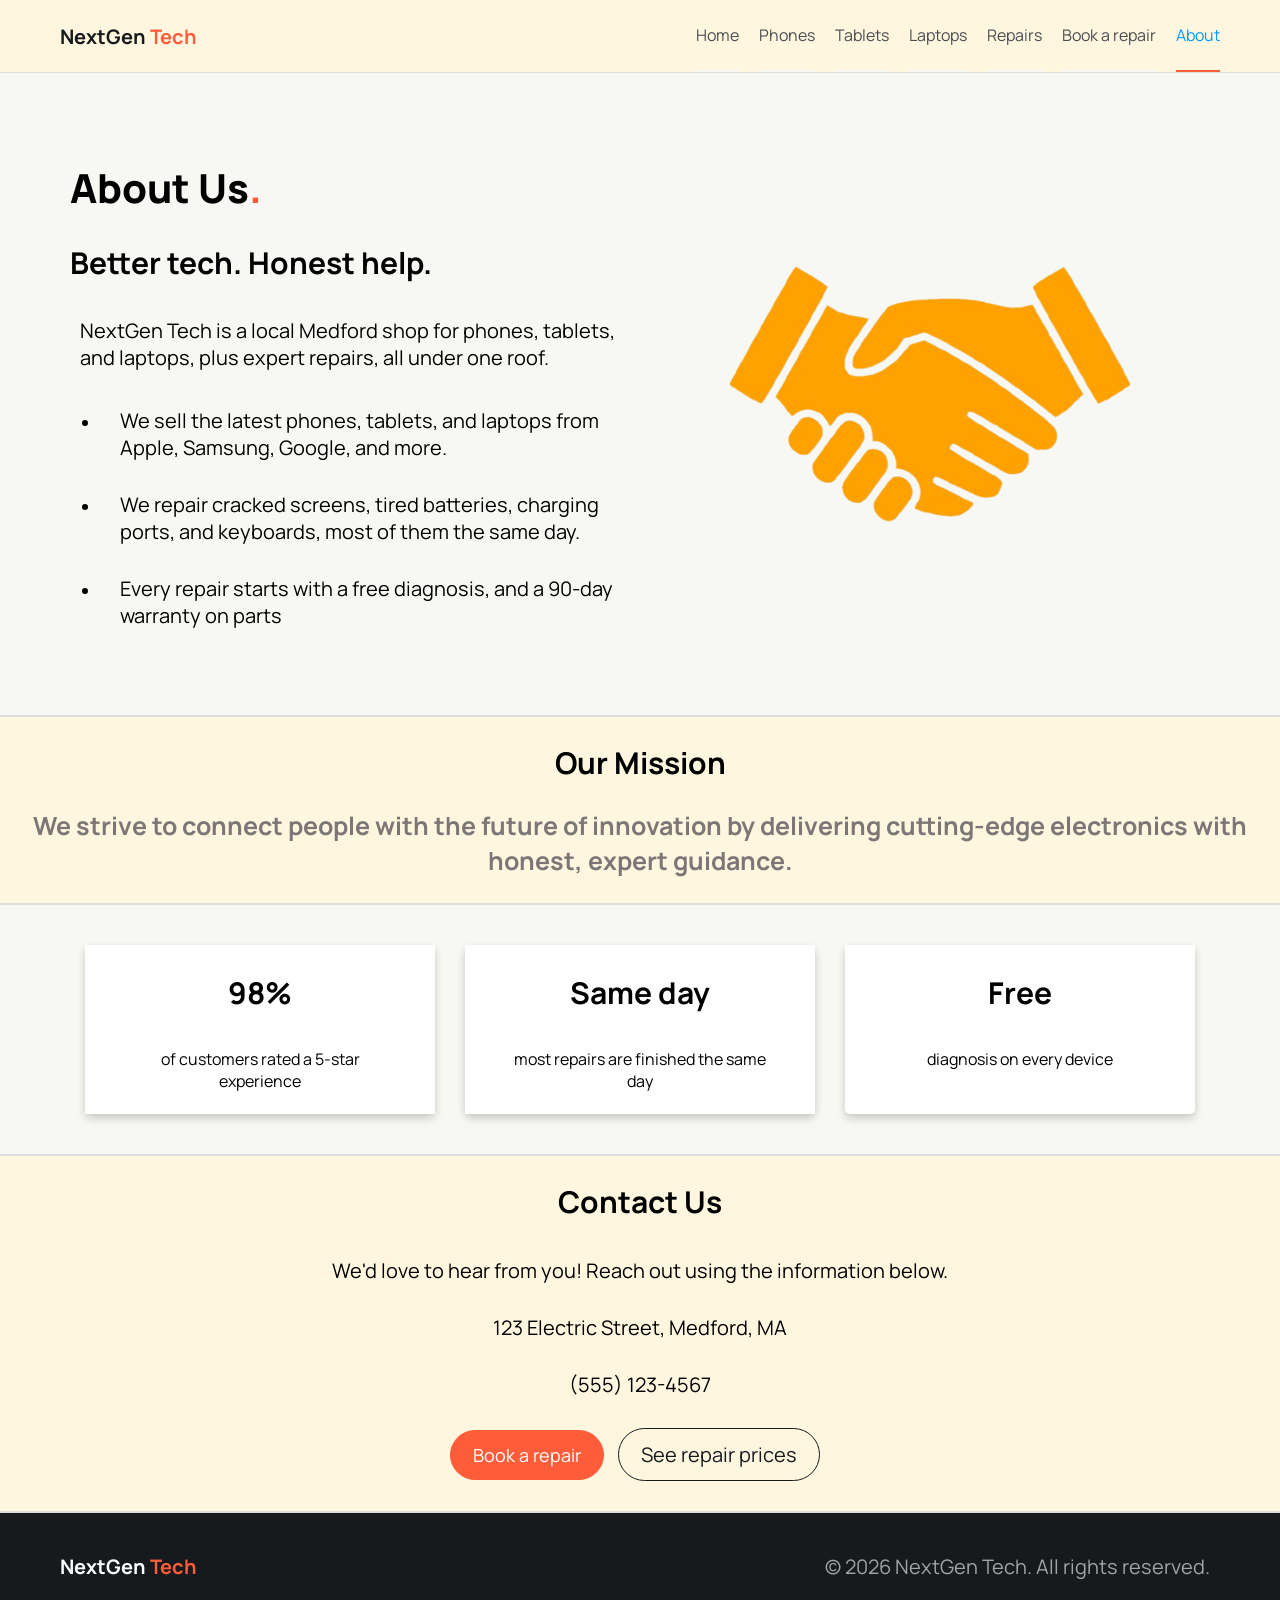
<file: about.html>
<!DOCTYPE html>
<html lang="en">
    <head>
        <meta charset="UTF-8">
        <meta name="viewport" content="width=device-width, initial-scale=1">
        <meta name="keywords" content="NextGen Tech, about us, contact, Medford electronics, phone repair">
        <title>NextGen Tech | About</title>

        <link href="https://fonts.googleapis.com/css2?family=Manrope:wght@400;600;800&display=swap" rel="stylesheet">
        <link rel="stylesheet" href="style.css" />

        <style type="text/css">
            #about-page {
                width: 100%;
                margin: auto;
                display: flex;
                flex-direction: column;
                justify-content: center;
            }

            #stats-showcase {
                display: flex;
                flex-direction: row;
                flex-wrap: wrap;
                justify-content: center;
            }
            .about-intro {
                display: flex;
                align-items: center;
                padding: 60px 20px;
            }

            .about-text { width: 50%; }

            .about-image {
                height: 400px;
                margin-left: auto;
                border-radius: 24px;
            }

            @media (max-width: 500px) {
                .about-intro { flex-direction: column; }
                .about-text, .about-image { width: 100%; }
            }
        </style>
    </head>

    <body>
    <!--  nav bar  -->
      <header class="site-header">
      <div class="container">
        <!-- logo links to the home page -->
        <a href="index.html" class="logo"><strong>NextGen <span>Tech</span></strong></a>

        <nav>
        <ul class="nav-links">
          <li><a href="index.html">Home</a></li>
          <li><a href="phones.html">Phones</a></li>
          <li><a href="tablets.html">Tablets</a></li>
          <li><a href="laptops.html">Laptops</a></li>
          <li><a href="repairs.html">Repairs</a></li>
          <li><a href="bookARepair.html">Book a repair</a></li>
          <li><a href="about.html" class="active">About</a></li>
        </ul>
        </nav>
      </div>
    </header>

    <!-- About page container -->
    <div id="about-page">

        <!-- intro: text on the left, picture on the right -->
        <div class="about-intro container">
            <div class="about-text">
                <h1>About Us<span class="orange">.</span></h1>
                <h2>Better tech. Honest help.</h2>
                <p>
                    NextGen Tech is a local Medford shop for phones, tablets, and laptops,
                    plus expert repairs, all under one roof.
                </p>
                <ul>
                    <li><p>We sell the latest phones, tablets, and laptops from Apple, Samsung, Google, and more.</p></li>
                    <li><p>We repair cracked screens, tired batteries, charging ports, and keyboards, most of them the same day.</p></li>
                    <li><p>Every repair starts with a free diagnosis, and a 90-day warranty on parts</p></li>
                </ul>
            </div>
            <img src="images/handshake.jpg" class="about-image" alt="Customer and technician shaking hands">
        </div>

        <!-- mission statement -->
        <div class="filter-group">
            <h2>Our Mission</h2>
            <h3>
                We strive to connect people with the future of innovation by delivering
                cutting-edge electronics with honest, expert guidance.
            </h3>
        </div>

        <!-- by the numbers (same cards as the product pages) -->
        <div id="stats-showcase">
            <div class="product-card">
                <div class="card-content">
                    <h2 style="font-size: 30px">98%</h2>
                    <p>of customers rated a 5-star experience</p>
                </div>
            </div>
            <div class="product-card">
                <div class="card-content">
                    <h2 style="font-size: 30px">Same day</h2>
                    <p>most repairs are finished the same day</p>
                </div>
            </div>
            <div class="product-card">
                <div class="card-content">
                    <h2 style="font-size: 30px">Free</h2>
                    <p>diagnosis on every device</p>
                </div>
            </div>
        </div>

        <!-- contact -->
        <div class="filter-group">
            <h2>Contact Us</h2>
            <p>We'd love to hear from you! Reach out using the information below.</p>
            <p>123 Electric Street, Medford, MA</p>
            <p>(555) 123-4567</p>
            <p>
                <a href="bookARepair.html" class="btn-primary">Book a repair</a>
                <a href="repairs.html" class="btn-secondary">See repair prices</a>
            </p>
        </div>

    </div>

        <!-- footer  -->
    <footer class="site-footer">
      <div class="container">
      <!-- logo links to the home page -->
        <a href="index.html" class="logo"><strong>NextGen <span>Tech</span></strong></a>
        <p>&copy; 2026 NextGen Tech. All rights reserved.</p>
      </div>
    </footer>

    </body>
</html>
</file>
<file: style.css>
body {
  margin: 0;
  max-width: 100vw;
  font-family: "Manrope", sans-serif;
  background-color: #f7f7f4;
}

h1,
h2,
h3 {
  font-family: "Manrope", sans-serif;
  padding: 0 10px;
}

h1 {
  font-size: 40px;
  text-decoration: solid;
  font-weight: 800;
}

h2 {
  font-size: 30px;
}

h3 {
  font-size: 25px;
  color: #7d7676;
}

p {
  font-size: 20px;
  color: #000000;
  margin: 10px 10px;
  padding: 10px 10px;
  font-family: "Manrope", sans-serif;
}

img {
  margin: 0 auto;
  border-radius: 5px 5px 0 0;
}
a { text-decoration: none; }

.orange { color: #ff5d3a; }


/* buttons */
.btn-primary,
.btn-secondary {
  display: inline-block;
  padding: 12px 22px;
  margin: 0 10px 10px 0;
  border: 1px solid #ff5d3a;
  border-radius: 999px;
}

/*orange*/
.btn-primary {
  background-color: #ff5d3a;
  color: #fff;
  font-size: 18px;
}

.btn-primary:hover {
  background-color: #e94828;
}

.btn-secondary {
  border-color: #171a1c;
  color: #171a1c;
}

.btn-secondary:hover {
  background-color: #171a1c;
  color: #fff;
}

/* phones and tablet tabs */

.header {
  display: flex;
  flex-wrap: wrap;
  flex-direction: column;
  margin: 30px 0px;

  text-align: left;
}

.header h2 {
  width: 700px !important;
}

.header img {
  max-width: 650px;
  width: 100%;
  height: auto;
  display: block;
  position: relative;

  border-radius: 20px;
}

.filter-group {
  display: inline-block;
  align-items: center;
  justify-content: center;
  margin: 20 0 30 0;
  text-align:center;

  background-color: #FFF6E0;
  border-top: 2px solid #dddddd;
  border-bottom: 2px solid #dddddd;
}

.filter-btn {
  background-color: #B0D1FF;
  border: 2px solid #B0D1FF;
  border-radius: 999px;
  min-width: 100px;
  width: auto;
  padding: 15px 15px;
  margin: 15px;

  font-size: 20px;
  font-family: "Manrope", sans-serif;
}

.filter-btn:hover {
  background-color: #96C2FF;

}

.filter-btn:active {
  background-color: #96C2FF;
}


.product-card {
  background-color: #fff;
  box-shadow: 0 4px 8px 0 rgba(0, 0, 0, 0.2);
  border-radius: 5px;

  width: 350px;
  height: auto;
  margin: 40px 15px;
}

.product-card img {
  height: 250px;
  object-fit: cover;
  display: block;
  margin: 0 auto;
}

.product-card h3 {
  color: #ff5d3a;
}

.card-content {
  background-color: #fff !important;
  padding: 2px 16px;
  text-align: center;
  font-family: "Manrope", sans-serif;
}

.card-content h2 {
  font-size: 24px;
}

.card-content h3 {
  font-size: 20px;
}

.card-content p {
  font-size: 16px;
}

/* nav bar and footer for every page*/
.container {
  max-width: 1200px;
  margin: 0 auto;
  padding: 0 20px;
  box-sizing: border-box;     

}

.site-header {
  background-color: #FFF6E0;
  border-bottom: 1px solid #dddddd;
}

.site-header .container,
.site-footer .container {
  display: flex;
  justify-content: space-between;
  align-items: center;
}

.logo {
  font-size: 20px;
  color: #171a1c;
  text-decoration: none;
}

.logo span {
  color: #ff5d3a;
}

.nav-links {
  display: flex;
  list-style-type: none;
  margin: 0;
  padding: 0;
}

.nav-links li {
  margin-left: 20px;
}

.nav-links a {
  display: block;
  padding: 24px 0;
  color: #4a4d50;
  text-decoration: none;
  border-bottom: 2px solid #f7f7f4;
}

.nav-links a:hover {
  color: #171a1c;
}

/* current page: dark text with orange underline */
.nav-links a.active {
  color: #0099ff;
  border-bottom: 2px solid #ff5d3a;
}

.site-footer {
  padding: 30px 0;
  background-color: #171a1c;
}

.site-footer .logo {
  color: #fff;
}

.site-footer p {
  margin: 0;
  color: #a2a3a4;
}

@media (max-width: 900px) {

  .site-header .container,
  .site-footer .container {
    flex-direction: column;
    align-items: flex-start;
  }

  .site-header .container {
    padding-top: 12px;
  }

  .nav-links {
    flex-wrap: wrap;
  }

  .nav-links li {
    margin: 0 16px 0 0;
  }


  .nav-links a {
    padding: 10px 0;
  }

  .site-footer p {
    margin-top: 10px;
  }
}
</file>
